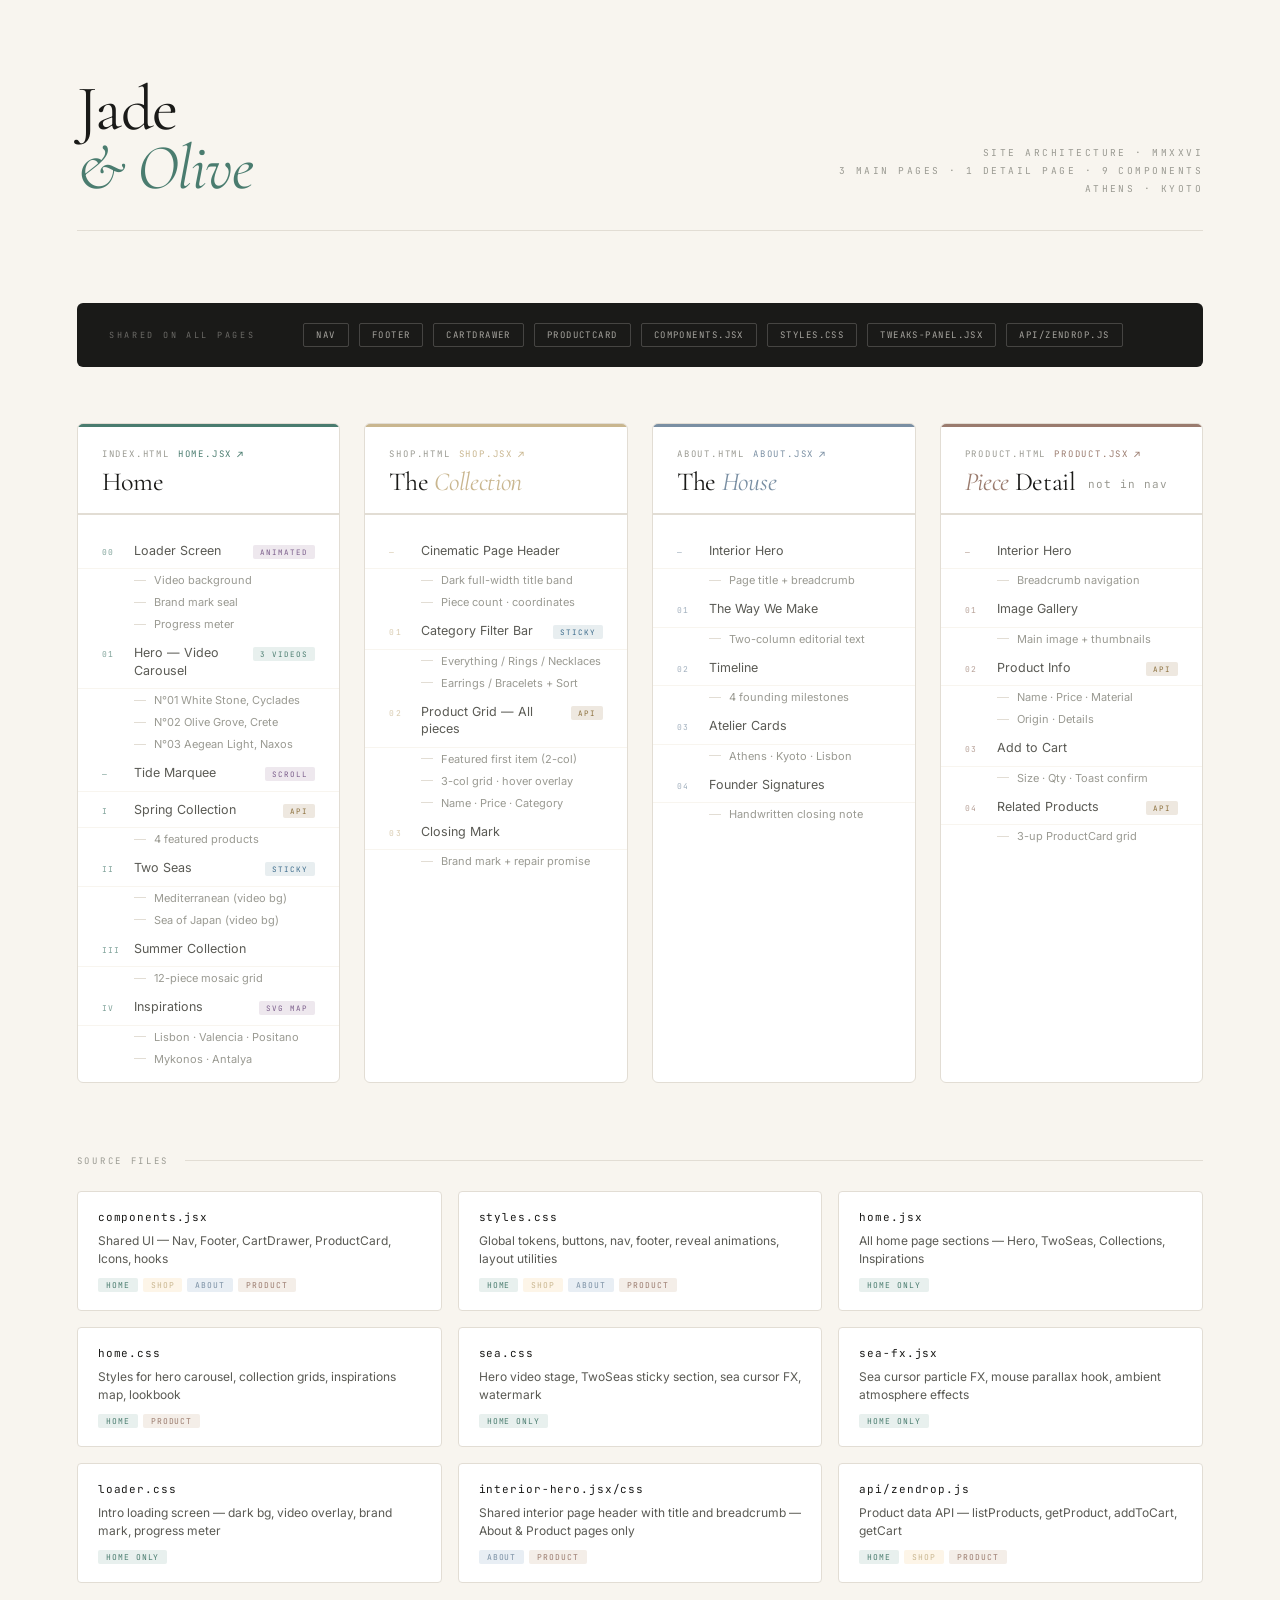
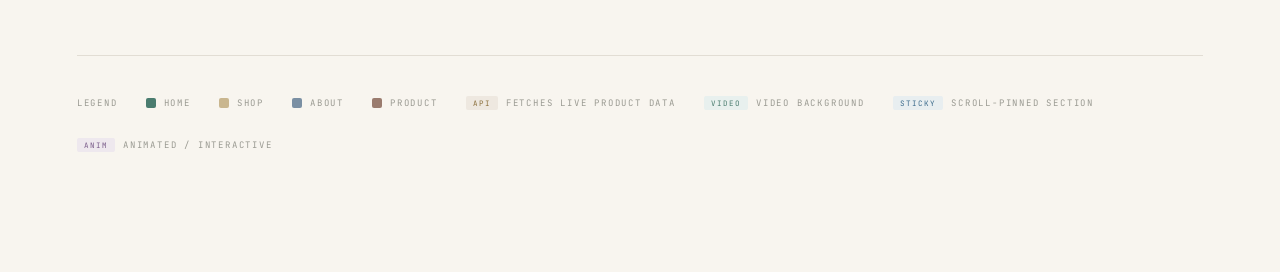
<file: sitemap.html>
<!DOCTYPE html>
<html lang="en">
<head>
<meta charset="UTF-8" />
<meta name="viewport" content="width=device-width, initial-scale=1.0" />
<title>Site Architecture — Jade & Olive</title>
<link rel="preconnect" href="https://fonts.googleapis.com" />
<link rel="preconnect" href="https://fonts.gstatic.com" crossorigin />
<link href="https://fonts.googleapis.com/css2?family=Cormorant+Garamond:ital,wght@0,400;0,500;1,400;1,500&family=Inter:wght@300;400;500&family=JetBrains+Mono:wght@400;500&display=swap" rel="stylesheet" />
<style>
  *, *::before, *::after { box-sizing: border-box; margin: 0; padding: 0; }

  :root {
    --ink:      #1A1A18;
    --ink-soft: #5A5A54;
    --muted:    #9A9A92;
    --hairline: #E2DDD4;
    --bg:       #F8F5EF;
    --bg-warm:  #F2EFE8;
    --jade:     #4A7C6F;
    --sand:     #C9B68F;
    --serif:    'Cormorant Garamond', Georgia, serif;
    --mono:     'JetBrains Mono', monospace;
    --sans:     'Inter', sans-serif;
  }

  html { background: var(--bg); color: var(--ink); font-family: var(--sans); }
  body { min-height: 100vh; padding: 80px clamp(24px, 6vw, 120px) 120px; }

  /* ── Header ── */
  .sm-header {
    display: flex; align-items: flex-end; justify-content: space-between;
    border-bottom: 1px solid var(--hairline);
    padding-bottom: 32px; margin-bottom: 72px; gap: 40px; flex-wrap: wrap;
  }
  .sm-wordmark {
    font-family: var(--serif);
    font-size: clamp(36px, 5vw, 64px);
    line-height: 0.92; letter-spacing: -0.024em;
  }
  .sm-wordmark em { font-style: italic; color: var(--jade); }
  .sm-header-right {
    font-family: var(--mono); font-size: 9.5px; letter-spacing: 0.26em;
    text-transform: uppercase; color: var(--muted); text-align: right; line-height: 1.9;
  }

  /* ── Shared bar ── */
  .sm-shared {
    background: var(--ink); color: #F2EFE8;
    border-radius: 6px; padding: 20px 32px;
    display: flex; align-items: center; gap: 48px; flex-wrap: wrap;
    margin-bottom: 56px;
  }
  .sm-shared-label {
    font-family: var(--mono); font-size: 8.5px; letter-spacing: 0.32em;
    text-transform: uppercase; color: rgba(242,239,232,0.38); flex-shrink: 0;
  }
  .sm-shared-chips { display: flex; gap: 10px; flex-wrap: wrap; }
  .sm-chip {
    font-family: var(--mono); font-size: 9px; letter-spacing: 0.16em;
    text-transform: uppercase; padding: 5px 12px;
    border: 1px solid rgba(242,239,232,0.2); border-radius: 2px;
    color: rgba(242,239,232,0.65);
  }

  /* ── Pages grid ── */
  .sm-pages {
    display: grid;
    grid-template-columns: repeat(4, 1fr);
    gap: 24px;
    margin-bottom: 72px;
  }

  /* ── Page card ── */
  .sm-page {
    background: #fff;
    border: 1px solid var(--hairline);
    border-radius: 6px;
    overflow: hidden;
  }
  .sm-page-header {
    padding: 24px 24px 18px;
    border-bottom: 2px solid var(--hairline);
    position: relative;
  }
  .sm-page-header::before {
    content: '';
    position: absolute; top: 0; left: 0; right: 0; height: 3px;
    background: var(--page-accent);
  }
  .sm-page-file {
    font-family: var(--mono); font-size: 9px; letter-spacing: 0.2em;
    text-transform: uppercase; color: var(--muted); margin-bottom: 8px;
    display: flex; align-items: center; gap: 8px;
  }
  .sm-page-file a {
    color: var(--page-accent); text-decoration: none;
    transition: opacity .2s; display: inline-flex; align-items: center; gap: 5px;
  }
  .sm-page-file a:hover { opacity: 0.7; }
  .sm-page-file a::after { content: '↗'; font-size: 10px; }
  .sm-page-title {
    font-family: var(--serif); font-size: 26px; letter-spacing: -0.012em;
    color: var(--ink); line-height: 1;
  }
  .sm-page-title em { font-style: italic; color: var(--page-accent); }

  /* Section list */
  .sm-sections { padding: 18px 0 12px; }
  .sm-section {
    padding: 9px 24px;
    display: flex; align-items: baseline; gap: 10px;
    border-bottom: 1px solid var(--bg);
    transition: background .2s;
  }
  .sm-section:last-child { border-bottom: none; }
  .sm-section:hover { background: var(--bg); }
  .sm-section-num {
    font-family: var(--mono); font-size: 8px; letter-spacing: 0.16em;
    color: var(--page-accent); opacity: 0.7; flex-shrink: 0; width: 22px;
  }
  .sm-section-name {
    font-size: 12.5px; color: var(--ink-soft); line-height: 1.4; flex: 1;
  }
  .sm-section-note {
    font-family: var(--mono); font-size: 8px; letter-spacing: 0.1em;
    color: var(--muted); flex-shrink: 0;
  }

  /* Sub-items (cities, categories etc.) */
  .sm-sub {
    padding: 4px 24px 4px 56px;
    display: flex; align-items: center; gap: 8px;
  }
  .sm-sub::before {
    content: ''; width: 12px; height: 1px;
    background: var(--hairline); flex-shrink: 0;
  }
  .sm-sub-name { font-size: 11px; color: var(--muted); }

  /* Tag badges */
  .sm-badge {
    font-family: var(--mono); font-size: 7.5px; letter-spacing: 0.14em;
    text-transform: uppercase; padding: 2px 7px;
    background: var(--bg); border-radius: 2px; color: var(--muted); flex-shrink: 0;
  }
  .sm-badge.video { background: #E8F0EE; color: var(--jade); }
  .sm-badge.api   { background: #EEE8E0; color: #8B6F3C; }
  .sm-badge.anim  { background: #EEE8EE; color: #7A5C8A; }
  .sm-badge.sticky { background: #E8EEF0; color: #3C6B8B; }

  /* ── CSS / JS files panel ── */
  .sm-files-section { margin-bottom: 72px; }
  .sm-files-title {
    font-family: var(--mono); font-size: 9px; letter-spacing: 0.3em;
    text-transform: uppercase; color: var(--muted); margin-bottom: 24px;
    display: flex; align-items: center; gap: 16px;
  }
  .sm-files-title::after { content: ''; flex: 1; height: 1px; background: var(--hairline); }
  .sm-files-grid {
    display: grid; grid-template-columns: repeat(3, 1fr); gap: 16px;
  }
  .sm-file-card {
    border: 1px solid var(--hairline); border-radius: 4px;
    padding: 18px 20px; background: #fff;
  }
  .sm-file-name {
    font-family: var(--mono); font-size: 11px; letter-spacing: 0.08em;
    color: var(--ink); margin-bottom: 8px;
  }
  .sm-file-role { font-size: 12px; color: var(--ink-soft); line-height: 1.5; }
  .sm-file-pages {
    margin-top: 10px; display: flex; gap: 5px; flex-wrap: wrap;
  }
  .sm-file-page-dot {
    font-family: var(--mono); font-size: 8px; letter-spacing: 0.12em;
    padding: 2px 8px; border-radius: 2px; text-transform: uppercase;
  }

  /* ── Legend ── */
  .sm-legend {
    display: flex; gap: 28px; flex-wrap: wrap; align-items: center;
    padding-top: 40px; border-top: 1px solid var(--hairline);
    font-family: var(--mono); font-size: 9px; letter-spacing: 0.2em; text-transform: uppercase; color: var(--muted);
  }
  .sm-legend-item { display: flex; align-items: center; gap: 8px; }
  .sm-legend-dot { width: 10px; height: 10px; border-radius: 2px; flex-shrink: 0; }

  /* Page accent colours */
  .page-home    { --page-accent: #4A7C6F; }
  .page-shop    { --page-accent: #C9B68F; }
  .page-about   { --page-accent: #7A8FA3; }
  .page-product { --page-accent: #9A7B6E; }

  @media (max-width: 1200px) { .sm-pages { grid-template-columns: 1fr 1fr; } }
  @media (max-width: 880px)  {
    .sm-pages { grid-template-columns: 1fr; }
    .sm-files-grid { grid-template-columns: 1fr 1fr; }
  }
  @media (max-width: 560px)  { .sm-files-grid { grid-template-columns: 1fr; } }
</style>
</head>
<body>

  <!-- Header -->
  <header class="sm-header">
    <div class="sm-wordmark">Jade<br/><em>&amp; Olive</em></div>
    <div class="sm-header-right">
      Site Architecture · MMXXVI<br/>
      3 main pages · 1 detail page · 9 components<br/>
      Athens · Kyoto
    </div>
  </header>

  <!-- Shared components bar -->
  <div class="sm-shared">
    <span class="sm-shared-label">Shared on all pages</span>
    <div class="sm-shared-chips">
      <span class="sm-chip">Nav</span>
      <span class="sm-chip">Footer</span>
      <span class="sm-chip">CartDrawer</span>
      <span class="sm-chip">ProductCard</span>
      <span class="sm-chip">components.jsx</span>
      <span class="sm-chip">styles.css</span>
      <span class="sm-chip">tweaks-panel.jsx</span>
      <span class="sm-chip">api/zendrop.js</span>
    </div>
  </div>

  <!-- Pages (3 main + 1 detail) -->
  <div class="sm-pages">

    <!-- HOME -->
    <div class="sm-page page-home">
      <div class="sm-page-header">
        <div class="sm-page-file">
          <span>index.html</span>
          <a href="index.html">home.jsx</a>
        </div>
        <div class="sm-page-title">Home</div>
      </div>
      <div class="sm-sections">

        <div class="sm-section">
          <span class="sm-section-num">00</span>
          <span class="sm-section-name">Loader Screen</span>
          <span class="sm-badge anim">animated</span>
        </div>
        <div class="sm-sub"><span class="sm-sub-name">Video background</span></div>
        <div class="sm-sub"><span class="sm-sub-name">Brand mark seal</span></div>
        <div class="sm-sub"><span class="sm-sub-name">Progress meter</span></div>

        <div class="sm-section">
          <span class="sm-section-num">01</span>
          <span class="sm-section-name">Hero — Video Carousel</span>
          <span class="sm-badge video">3 videos</span>
        </div>
        <div class="sm-sub"><span class="sm-sub-name">N°01 White Stone, Cyclades</span></div>
        <div class="sm-sub"><span class="sm-sub-name">N°02 Olive Grove, Crete</span></div>
        <div class="sm-sub"><span class="sm-sub-name">N°03 Aegean Light, Naxos</span></div>

        <div class="sm-section">
          <span class="sm-section-num">—</span>
          <span class="sm-section-name">Tide Marquee</span>
          <span class="sm-badge anim">scroll</span>
        </div>

        <div class="sm-section">
          <span class="sm-section-num">I</span>
          <span class="sm-section-name">Spring Collection</span>
          <span class="sm-badge api">API</span>
        </div>
        <div class="sm-sub"><span class="sm-sub-name">4 featured products</span></div>

        <div class="sm-section">
          <span class="sm-section-num">II</span>
          <span class="sm-section-name">Two Seas</span>
          <span class="sm-badge sticky">sticky</span>
        </div>
        <div class="sm-sub"><span class="sm-sub-name">Mediterranean (video bg)</span></div>
        <div class="sm-sub"><span class="sm-sub-name">Sea of Japan (video bg)</span></div>

        <div class="sm-section">
          <span class="sm-section-num">III</span>
          <span class="sm-section-name">Summer Collection</span>
        </div>
        <div class="sm-sub"><span class="sm-sub-name">12-piece mosaic grid</span></div>

        <div class="sm-section">
          <span class="sm-section-num">IV</span>
          <span class="sm-section-name">Inspirations</span>
          <span class="sm-badge anim">SVG map</span>
        </div>
        <div class="sm-sub"><span class="sm-sub-name">Lisbon · Valencia · Positano</span></div>
        <div class="sm-sub"><span class="sm-sub-name">Mykonos · Antalya</span></div>

      </div>
    </div>

    <!-- COLLECTION -->
    <div class="sm-page page-shop">
      <div class="sm-page-header">
        <div class="sm-page-file">
          <span>shop.html</span>
          <a href="shop.html">shop.jsx</a>
        </div>
        <div class="sm-page-title">The <em>Collection</em></div>
      </div>
      <div class="sm-sections">

        <div class="sm-section">
          <span class="sm-section-num">—</span>
          <span class="sm-section-name">Cinematic Page Header</span>
        </div>
        <div class="sm-sub"><span class="sm-sub-name">Dark full-width title band</span></div>
        <div class="sm-sub"><span class="sm-sub-name">Piece count · coordinates</span></div>

        <div class="sm-section">
          <span class="sm-section-num">01</span>
          <span class="sm-section-name">Category Filter Bar</span>
          <span class="sm-badge sticky">sticky</span>
        </div>
        <div class="sm-sub"><span class="sm-sub-name">Everything / Rings / Necklaces</span></div>
        <div class="sm-sub"><span class="sm-sub-name">Earrings / Bracelets + Sort</span></div>

        <div class="sm-section">
          <span class="sm-section-num">02</span>
          <span class="sm-section-name">Product Grid — All pieces</span>
          <span class="sm-badge api">API</span>
        </div>
        <div class="sm-sub"><span class="sm-sub-name">Featured first item (2-col)</span></div>
        <div class="sm-sub"><span class="sm-sub-name">3-col grid · hover overlay</span></div>
        <div class="sm-sub"><span class="sm-sub-name">Name · Price · Category</span></div>

        <div class="sm-section">
          <span class="sm-section-num">03</span>
          <span class="sm-section-name">Closing Mark</span>
        </div>
        <div class="sm-sub"><span class="sm-sub-name">Brand mark + repair promise</span></div>

      </div>
    </div>

    <!-- ABOUT -->
    <div class="sm-page page-about">
      <div class="sm-page-header">
        <div class="sm-page-file">
          <span>about.html</span>
          <a href="about.html">about.jsx</a>
        </div>
        <div class="sm-page-title">The <em>House</em></div>
      </div>
      <div class="sm-sections">

        <div class="sm-section">
          <span class="sm-section-num">—</span>
          <span class="sm-section-name">Interior Hero</span>
        </div>
        <div class="sm-sub"><span class="sm-sub-name">Page title + breadcrumb</span></div>

        <div class="sm-section">
          <span class="sm-section-num">01</span>
          <span class="sm-section-name">The Way We Make</span>
        </div>
        <div class="sm-sub"><span class="sm-sub-name">Two-column editorial text</span></div>

        <div class="sm-section">
          <span class="sm-section-num">02</span>
          <span class="sm-section-name">Timeline</span>
        </div>
        <div class="sm-sub"><span class="sm-sub-name">4 founding milestones</span></div>

        <div class="sm-section">
          <span class="sm-section-num">03</span>
          <span class="sm-section-name">Atelier Cards</span>
        </div>
        <div class="sm-sub"><span class="sm-sub-name">Athens · Kyoto · Lisbon</span></div>

        <div class="sm-section">
          <span class="sm-section-num">04</span>
          <span class="sm-section-name">Founder Signatures</span>
        </div>
        <div class="sm-sub"><span class="sm-sub-name">Handwritten closing note</span></div>

      </div>
    </div>

    <!-- PRODUCT — detail page, not in main nav -->
    <div class="sm-page page-product">
      <div class="sm-page-header">
        <div class="sm-page-file">
          <span>product.html</span>
          <a href="product.html">product.jsx</a>
        </div>
        <div class="sm-page-title"><em>Piece</em> Detail <span style="font-size:11px;font-family:var(--mono);color:var(--muted);letter-spacing:.1em;vertical-align:middle;margin-left:6px">not in nav</span></div>
      </div>
      <div class="sm-sections">

        <div class="sm-section">
          <span class="sm-section-num">—</span>
          <span class="sm-section-name">Interior Hero</span>
        </div>
        <div class="sm-sub"><span class="sm-sub-name">Breadcrumb navigation</span></div>

        <div class="sm-section">
          <span class="sm-section-num">01</span>
          <span class="sm-section-name">Image Gallery</span>
        </div>
        <div class="sm-sub"><span class="sm-sub-name">Main image + thumbnails</span></div>

        <div class="sm-section">
          <span class="sm-section-num">02</span>
          <span class="sm-section-name">Product Info</span>
          <span class="sm-badge api">API</span>
        </div>
        <div class="sm-sub"><span class="sm-sub-name">Name · Price · Material</span></div>
        <div class="sm-sub"><span class="sm-sub-name">Origin · Details</span></div>

        <div class="sm-section">
          <span class="sm-section-num">03</span>
          <span class="sm-section-name">Add to Cart</span>
        </div>
        <div class="sm-sub"><span class="sm-sub-name">Size · Qty · Toast confirm</span></div>

        <div class="sm-section">
          <span class="sm-section-num">04</span>
          <span class="sm-section-name">Related Products</span>
          <span class="sm-badge api">API</span>
        </div>
        <div class="sm-sub"><span class="sm-sub-name">3-up ProductCard grid</span></div>

      </div>
    </div>

  </div>

  <!-- Source files panel -->
  <div class="sm-files-section">
    <div class="sm-files-title">Source files</div>
    <div class="sm-files-grid">

      <div class="sm-file-card">
        <div class="sm-file-name">components.jsx</div>
        <div class="sm-file-role">Shared UI — Nav, Footer, CartDrawer, ProductCard, Icons, hooks</div>
        <div class="sm-file-pages">
          <span class="sm-file-page-dot" style="background:#E8F0EE;color:#4A7C6F">Home</span>
          <span class="sm-file-page-dot" style="background:#FDF5E8;color:#C9B68F">Shop</span>
          <span class="sm-file-page-dot" style="background:#E8EEF4;color:#7A8FA3">About</span>
          <span class="sm-file-page-dot" style="background:#F4EEE8;color:#9A7B6E">Product</span>
        </div>
      </div>

      <div class="sm-file-card">
        <div class="sm-file-name">styles.css</div>
        <div class="sm-file-role">Global tokens, buttons, nav, footer, reveal animations, layout utilities</div>
        <div class="sm-file-pages">
          <span class="sm-file-page-dot" style="background:#E8F0EE;color:#4A7C6F">Home</span>
          <span class="sm-file-page-dot" style="background:#FDF5E8;color:#C9B68F">Shop</span>
          <span class="sm-file-page-dot" style="background:#E8EEF4;color:#7A8FA3">About</span>
          <span class="sm-file-page-dot" style="background:#F4EEE8;color:#9A7B6E">Product</span>
        </div>
      </div>

      <div class="sm-file-card">
        <div class="sm-file-name">home.jsx</div>
        <div class="sm-file-role">All home page sections — Hero, TwoSeas, Collections, Inspirations</div>
        <div class="sm-file-pages">
          <span class="sm-file-page-dot" style="background:#E8F0EE;color:#4A7C6F">Home only</span>
        </div>
      </div>

      <div class="sm-file-card">
        <div class="sm-file-name">home.css</div>
        <div class="sm-file-role">Styles for hero carousel, collection grids, inspirations map, lookbook</div>
        <div class="sm-file-pages">
          <span class="sm-file-page-dot" style="background:#E8F0EE;color:#4A7C6F">Home</span>
          <span class="sm-file-page-dot" style="background:#F4EEE8;color:#9A7B6E">Product</span>
        </div>
      </div>

      <div class="sm-file-card">
        <div class="sm-file-name">sea.css</div>
        <div class="sm-file-role">Hero video stage, TwoSeas sticky section, sea cursor FX, watermark</div>
        <div class="sm-file-pages">
          <span class="sm-file-page-dot" style="background:#E8F0EE;color:#4A7C6F">Home only</span>
        </div>
      </div>

      <div class="sm-file-card">
        <div class="sm-file-name">sea-fx.jsx</div>
        <div class="sm-file-role">Sea cursor particle FX, mouse parallax hook, ambient atmosphere effects</div>
        <div class="sm-file-pages">
          <span class="sm-file-page-dot" style="background:#E8F0EE;color:#4A7C6F">Home only</span>
        </div>
      </div>

      <div class="sm-file-card">
        <div class="sm-file-name">loader.css</div>
        <div class="sm-file-role">Intro loading screen — dark bg, video overlay, brand mark, progress meter</div>
        <div class="sm-file-pages">
          <span class="sm-file-page-dot" style="background:#E8F0EE;color:#4A7C6F">Home only</span>
        </div>
      </div>

      <div class="sm-file-card">
        <div class="sm-file-name">interior-hero.jsx/css</div>
        <div class="sm-file-role">Shared interior page header with title and breadcrumb — About &amp; Product pages only</div>
        <div class="sm-file-pages">
          <span class="sm-file-page-dot" style="background:#E8EEF4;color:#7A8FA3">About</span>
          <span class="sm-file-page-dot" style="background:#F4EEE8;color:#9A7B6E">Product</span>
        </div>
      </div>

      <div class="sm-file-card">
        <div class="sm-file-name">api/zendrop.js</div>
        <div class="sm-file-role">Product data API — listProducts, getProduct, addToCart, getCart</div>
        <div class="sm-file-pages">
          <span class="sm-file-page-dot" style="background:#E8F0EE;color:#4A7C6F">Home</span>
          <span class="sm-file-page-dot" style="background:#FDF5E8;color:#C9B68F">Shop</span>
          <span class="sm-file-page-dot" style="background:#F4EEE8;color:#9A7B6E">Product</span>
        </div>
      </div>

    </div>
  </div>

  <!-- Legend -->
  <div class="sm-legend">
    <span>Legend</span>
    <div class="sm-legend-item"><div class="sm-legend-dot" style="background:#4A7C6F"></div>Home</div>
    <div class="sm-legend-item"><div class="sm-legend-dot" style="background:#C9B68F"></div>Shop</div>
    <div class="sm-legend-item"><div class="sm-legend-dot" style="background:#7A8FA3"></div>About</div>
    <div class="sm-legend-item"><div class="sm-legend-dot" style="background:#9A7B6E"></div>Product</div>
    <div class="sm-legend-item"><span class="sm-badge api" style="margin:0">API</span>Fetches live product data</div>
    <div class="sm-legend-item"><span class="sm-badge video" style="margin:0">video</span>Video background</div>
    <div class="sm-legend-item"><span class="sm-badge sticky" style="margin:0">sticky</span>Scroll-pinned section</div>
    <div class="sm-legend-item"><span class="sm-badge anim" style="margin:0">anim</span>Animated / interactive</div>
  </div>

</body>
</html>
</file>
